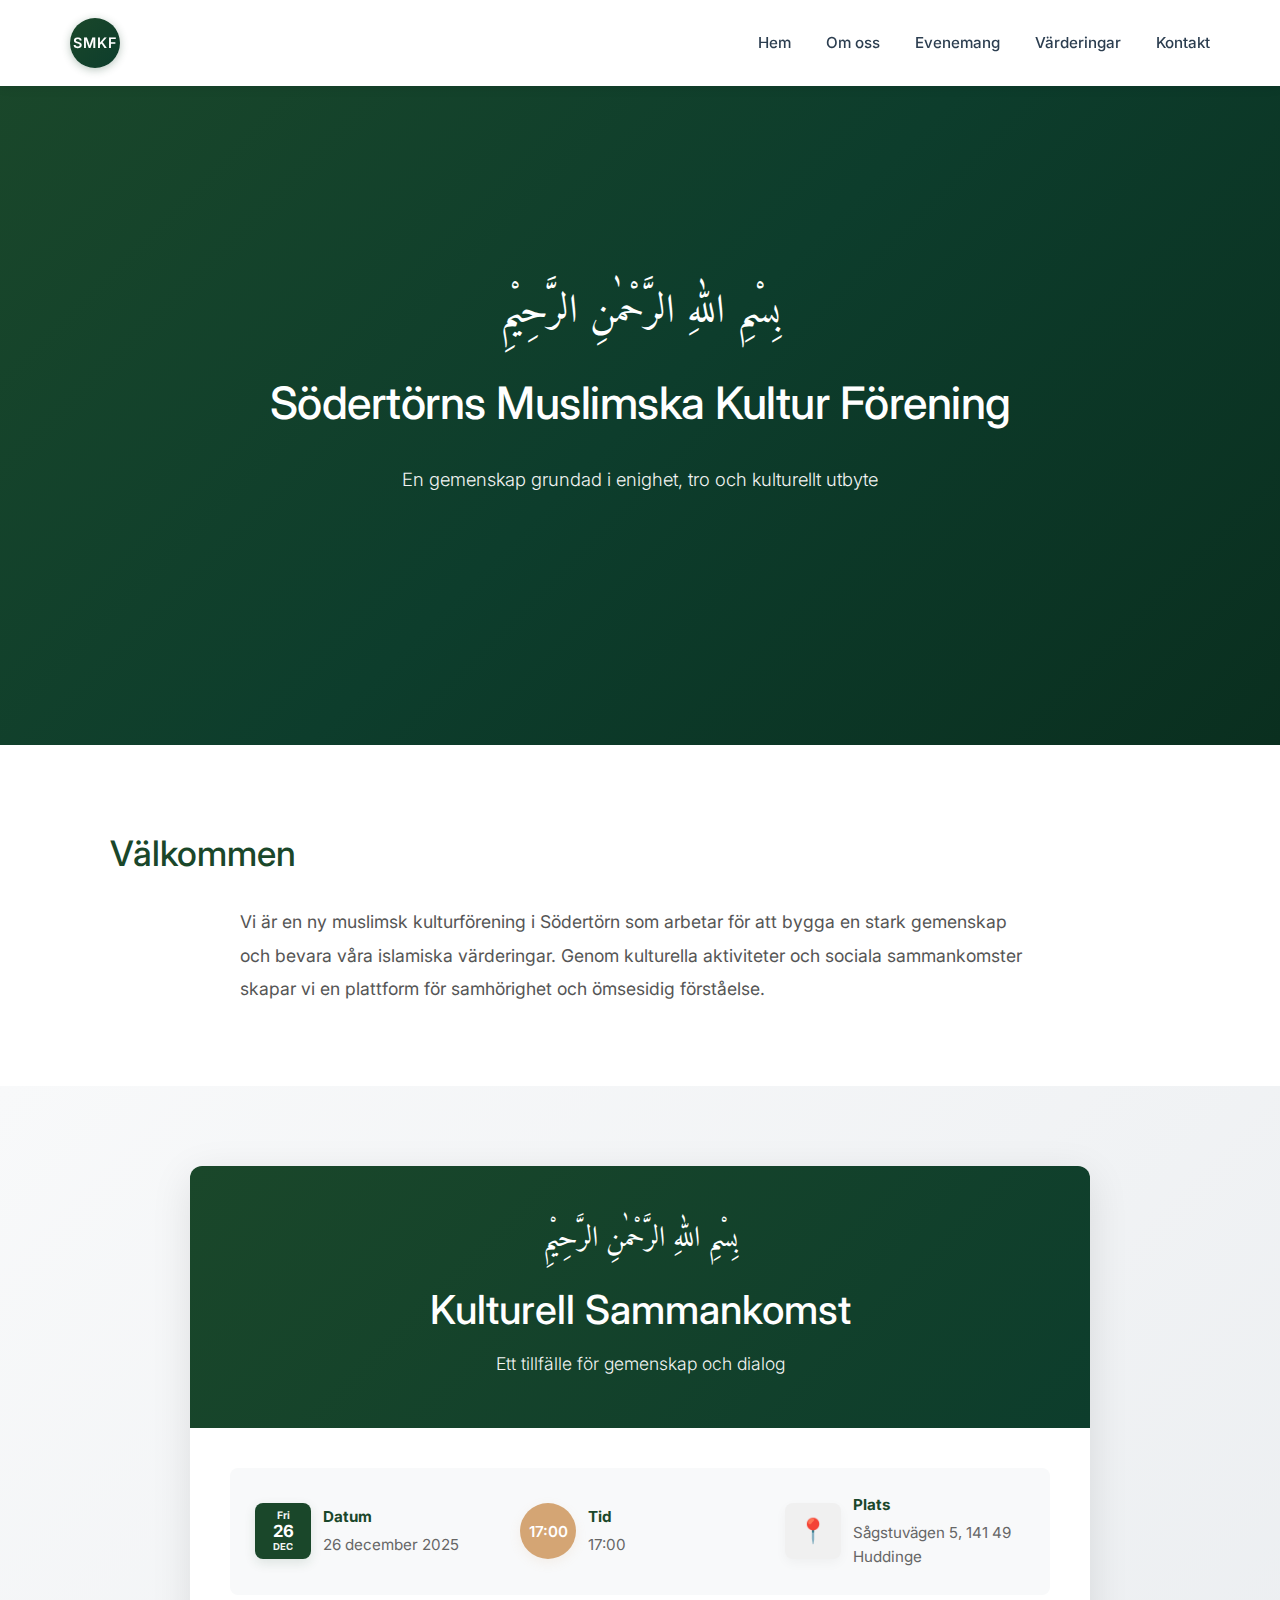
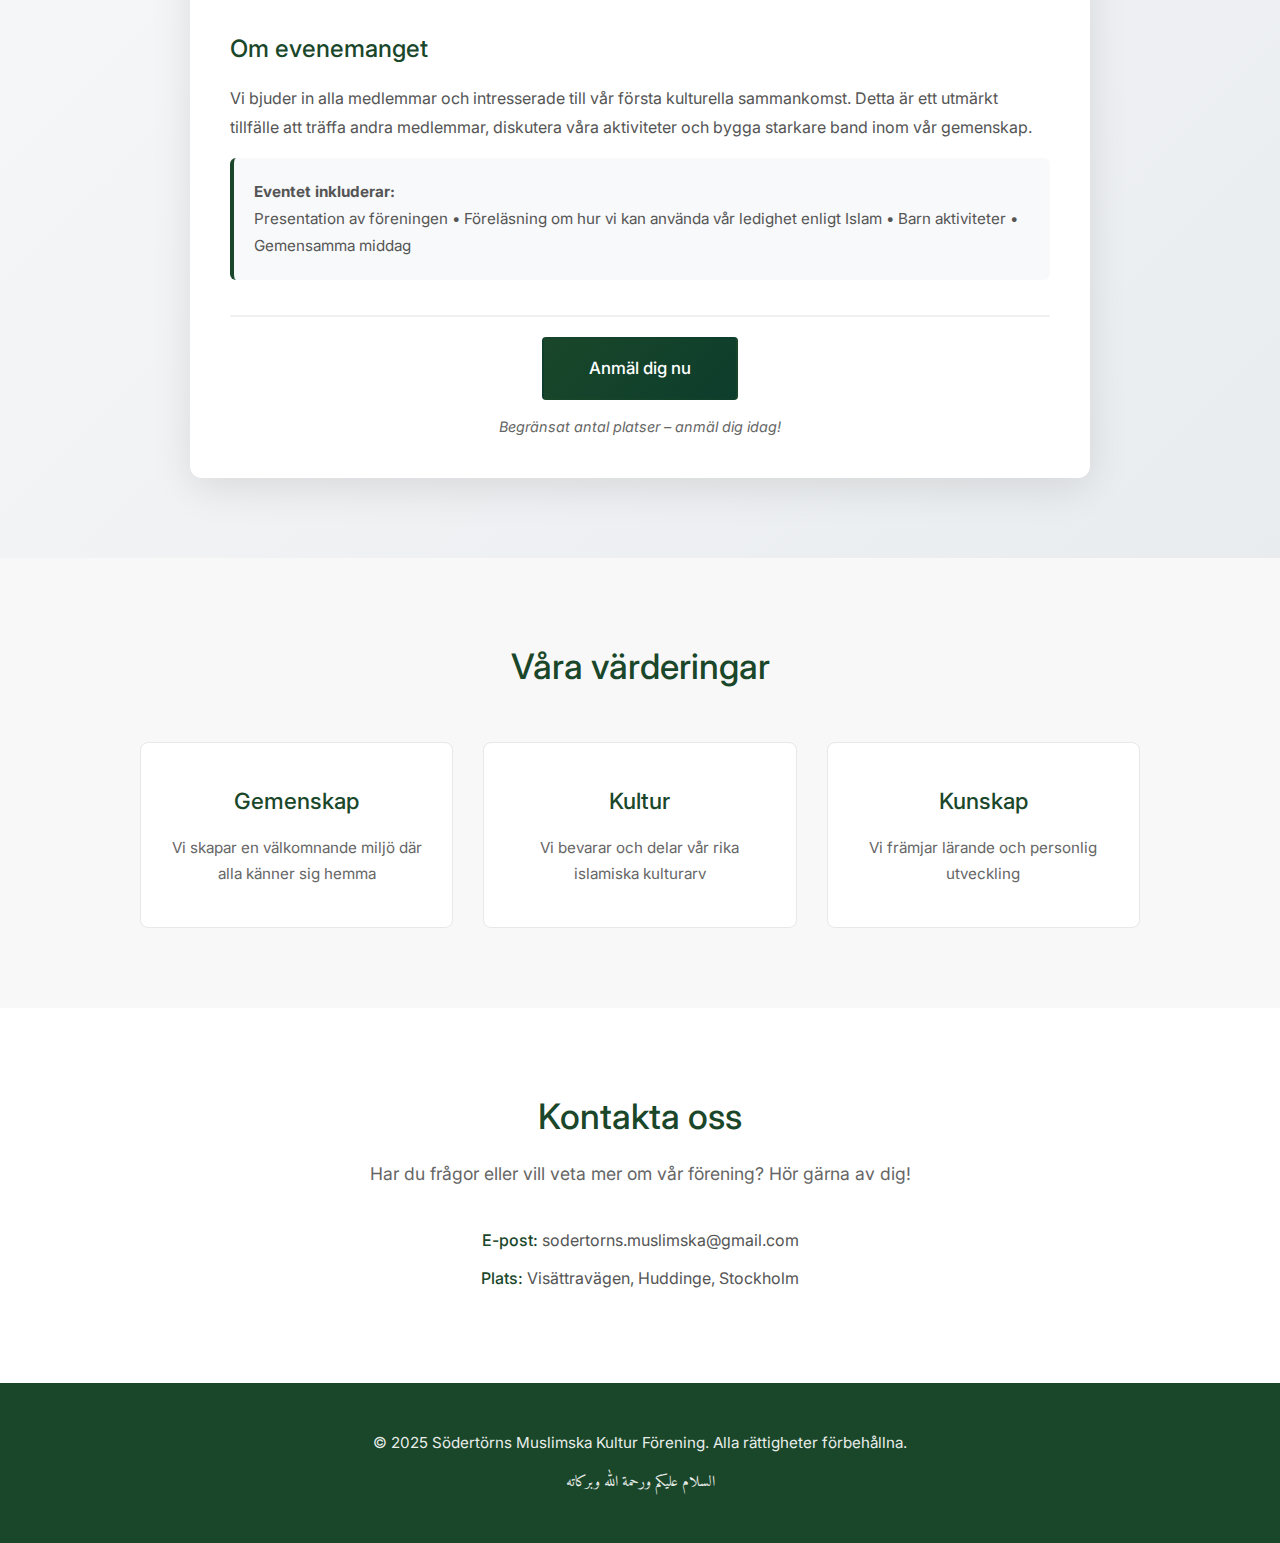
<file: index.html>
<!DOCTYPE html>
<html lang="sv">
<head>
    <meta charset="UTF-8" />
    <meta name="viewport" content="width=device-width, initial-scale=1.0" />
    <title>Södertörns Muslimska Kultur Förening</title>
    <link rel="stylesheet" href="style.css" />
    <link href="https://fonts.googleapis.com/css2?family=Amiri&family=Inter:wght@300;400;500;600&display=swap" rel="stylesheet">
</head>

<body>
    <!-- Navigation Bar -->
    <nav class="navbar">
        <div class="nav-container">
            <div class="logo">
                <div class="logo-circle">SMKF</div>
            </div>
            <ul class="nav-menu">
                <li><a href="#hem" class="nav-link">Hem</a></li>
                <li><a href="#om-oss" class="nav-link">Om oss</a></li>
                <li><a href="#evenemang" class="nav-link">Evenemang</a></li>
                <li><a href="#varderingar" class="nav-link">Värderingar</a></li>
                <li><a href="#kontakt" class="nav-link">Kontakt</a></li>
            </ul>
            <div class="hamburger">
                <span></span>
                <span></span>
                <span></span>
            </div>
        </div>
    </nav>

    <!-- Hero Section -->
    <header class="hero" id="hem">
        <div class="hero-content">
            <h1 class="arabic-title">بِسْمِ اللّٰهِ الرَّحْمٰنِ الرَّحِيْمِ</h1>
            <h2 class="main-title">Södertörns Muslimska Kultur Förening</h2>
            <p class="subtitle">En gemenskap grundad i enighet, tro och kulturellt utbyte</p>
            <!-- <a href="register.html" class="btn">Anmäl intresse</a> -->
        </div>
    </header>

    <!-- Om oss Section -->
    <section class="about" id="om-oss">
        <div class="container">
            <h3>Välkommen</h3>
            <p>
                Vi är en ny muslimsk kulturförening i Södertörn som arbetar för att 
                bygga en stark gemenskap och bevara våra islamiska värderingar. 
                Genom kulturella aktiviteter och sociala sammankomster skapar vi 
                en plattform för samhörighet och ömsesidig förståelse.
            </p>
        </div>
    </section>

    <!-- Event Section -->
    <section class="event-section" id="evenemang">
        <div class="container">
            <div class="event-invitation">
                <div class="event-header">
                    <h2 class="arabic-subtitle">بِسْمِ اللّٰهِ الرَّحْمٰنِ الرَّحِيْمِ</h2>
                    <h3 class="event-title">Kulturell Sammankomst</h3>
                    <p class="event-tagline">Ett tillfälle för gemenskap och dialog</p>
                </div>
                
                <div class="event-details">
                    <div class="event-info-box">
                        <div class="info-item">
                            <div class="info-icon date-icon">
                                <span class="weekday">Fri</span>
                                <span class="day">26</span>
                                <span class="month">Dec</span>
                            </div>
                            <div>
                                <strong>Datum</strong>
                                <p>26 december 2025</p>
                            </div>
                        </div>
                        <div class="info-item">
                            <div class="info-icon time-icon">
                                <span class="time">17:00</span>
                            </div>
                            <div>
                                <strong>Tid</strong>
                                <p>17:00</p>
                            </div>
                        </div>
                        <div class="info-item">
                            <div class="info-icon place-icon"><span class="place-emoji">📍</span></div>
                            <div>
                                <strong>Plats</strong>
                                <p>Sågstuvägen 5, 141 49 Huddinge</p>
                            </div>
                        </div>
                    </div>

                    <div class="event-description">
                        <h4>Om evenemanget</h4>
                        <p>
                            Vi bjuder in alla medlemmar och intresserade till vår första kulturella sammankomst. 
                            Detta är ett utmärkt tillfälle att träffa andra medlemmar, diskutera våra aktiviteter 
                            och bygga starkare band inom vår gemenskap.
                        </p>
                        <p class="event-highlight">
                            <b>Eventet inkluderar:</b> <br> Presentation av föreningen 
                            • Föreläsning om hur vi kan använda vår ledighet enligt Islam 
                            • Barn aktiviteter 
                            • Gemensamma middag
                        </p>
                    </div>

                    <div class="event-cta">
                        <a href="register.html" class="btn btn-primary">Anmäl dig nu</a>
                        <p class="cta-note">Begränsat antal platser – anmäl dig idag!</p>
                    </div>
                </div>
            </div>
        </div>
    </section>

    <!-- Våra värderingar -->
    <section class="values" id="varderingar">
        <div class="container">
            <h3>Våra värderingar</h3>
            <div class="values-grid">
                <div class="value-card">
                    <h4>Gemenskap</h4>
                    <p>Vi skapar en välkomnande miljö där alla känner sig hemma</p>
                </div>
                <div class="value-card">
                    <h4>Kultur</h4>
                    <p>Vi bevarar och delar vår rika islamiska kulturarv</p>
                </div>
                <div class="value-card">
                    <h4>Kunskap</h4>
                    <p>Vi främjar lärande och personlig utveckling</p>
                </div>
            </div>
        </div>
    </section>

    <!-- Kontakt Section -->
    <section class="contact" id="kontakt">
        <div class="container">
            <h3>Kontakta oss</h3>
            <p>Har du frågor eller vill veta mer om vår förening? Hör gärna av dig!</p>
            <div class="contact-info">
                <!-- <p><strong>Telefon:</strong> +46 700 000 000</p> -->
                <p><strong>E-post:</strong> sodertorns.muslimska@gmail.com</p>
                <p><strong>Plats:</strong> Visättravägen, Huddinge, Stockholm</p>
            </div>
        </div>
    </section>

    <!-- Footer -->
    <footer class="footer">
        <div class="container">
            <p>&copy; 2025 Södertörns Muslimska Kultur Förening. Alla rättigheter förbehållna.</p>
            <p class="footer-arabic">السلام عليكم ورحمة الله وبركاته</p>
        </div>
    </footer>

    <script src="script.js"></script>
</body>
</html>
</file>
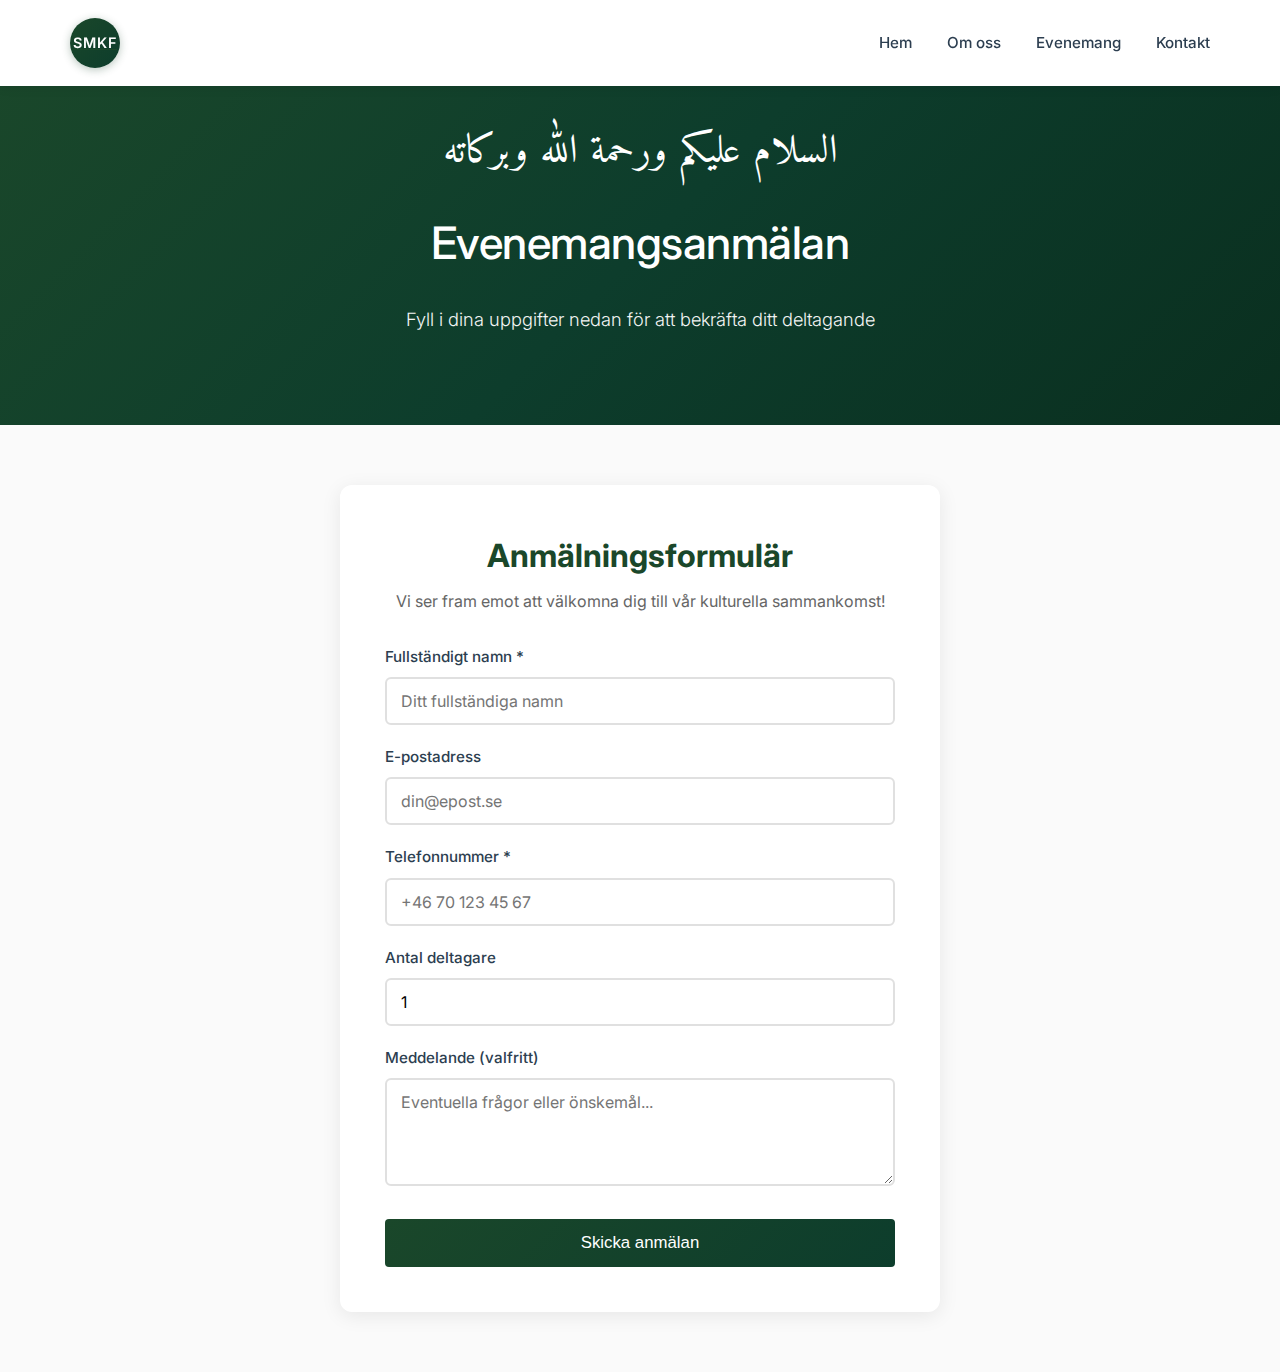
<file: register.html>
<!DOCTYPE html>
<html lang="sv">
<head>
    <meta charset="UTF-8">
    <meta name="viewport" content="width=device-width, initial-scale=1.0">
    <title>Anmälan - Södertörns Muslimska Kultur Förening</title>
    <link rel="stylesheet" href="style.css" />
    <link href="https://fonts.googleapis.com/css2?family=Amiri&family=Inter:wght@300;400;500;600&display=swap" rel="stylesheet">
</head>

<body>
    <!-- Navigation Bar -->
    <nav class="navbar">
        <div class="nav-container">
            <a href="index.html" class="logo">
                <div class="logo-circle">SMKF</div>
            </a>
            <ul class="nav-menu">
                <li><a href="index.html#hem" class="nav-link">Hem</a></li>
                <li><a href="index.html#om-oss" class="nav-link">Om oss</a></li>
                <li><a href="index.html#evenemang" class="nav-link">Evenemang</a></li>
                <li><a href="index.html#kontakt" class="nav-link">Kontakt</a></li>
            </ul>
            <div class="hamburger">
                <span></span>
                <span></span>
                <span></span>
            </div>
        </div>
    </nav>

    <header class="hero small">
        <div class="hero-content">
            <h1 class="arabic-title">السلام عليكم ورحمة الله وبركاته</h1>
            <h2 class="main-title">Evenemangsanmälan</h2>
            <p class="subtitle">Fyll i dina uppgifter nedan för att bekräfta ditt deltagande</p>
        </div>
    </header>

    <section class="form-section">
        <div class="form-container">
            <h3>Anmälningsformulär</h3>
            <p class="form-intro">Vi ser fram emot att välkomna dig till vår kulturella sammankomst!</p>
            
            <form id="eventForm">
                <label>Fullständigt namn *</label>
                <input type="text" name="name" placeholder="Ditt fullständiga namn" required />

                <label>E-postadress</label>
                <input type="email" name="email" placeholder="din@epost.se" />

                <label>Telefonnummer *</label>
                <input type="tel" name="phone" placeholder="+46 70 123 45 67" required />

                <label>Antal deltagare</label>
                <input type="number" name="attendees" placeholder="1" min="1" value="1" />

                <label>Meddelande (valfritt)</label>
                <textarea name="message" rows="4" placeholder="Eventuella frågor eller önskemål..."></textarea>

                <button type="submit" class="btn btn-primary">Skicka anmälan</button>
            </form>

            <div id="successMessage" class="success-message">
                <div class="success-icon">✓</div>
                <strong>Alhamdulillah! Din anmälan har mottagits</strong>
                <p>Tack för din anmälan! Vi ser fram emot att välkomna dig till vår kulturella sammankomst den 26 december 2025 kl. 16:00.</p>
                <p class="success-note">Vi kommer att kontakta dig med mer information närmare evenemanget.</p>
                <div class="success-greeting">السلام عليكم ورحمة الله وبركاته</div>
            </div>
        </div>
    </section>

    <script src="script.js"></script>
</body>
</html>
</file>
<file: style.css>
/* Reset & Base Styles */
* {
    margin: 0;
    padding: 0;
    box-sizing: border-box;
}

body {
    font-family: 'Inter', -apple-system, BlinkMacSystemFont, 'Segoe UI', sans-serif;
    background: #fafafa;
    color: #2c3e50;
    line-height: 1.6;
    padding-top: 70px;
}

html {
    scroll-behavior: smooth;
}

.container {
    max-width: 1100px;
    margin: 0 auto;
    padding: 0 20px;
}

/* Navigation Bar */
.navbar {
    position: fixed;
    top: 0;
    left: 0;
    right: 0;
    background: white;
    box-shadow: 0 2px 10px rgba(0, 0, 0, 0.08);
    z-index: 1000;
    padding: 0;
}

.nav-container {
    max-width: 1200px;
    margin: 0 auto;
    display: flex;
    justify-content: space-between;
    align-items: center;
    padding: 18px 30px;
}

.logo {
    font-size: 1.6rem;
    font-weight: 600;
    color: #1a472a;
    letter-spacing: 2px;
}

.logo-circle {
    width: 50px;
    height: 50px;
    background: linear-gradient(135deg, #1a472a 0%, #0d3d2c 100%);
    color: white;
    border-radius: 50%;
    display: flex;
    align-items: center;
    justify-content: center;
    font-size: 0.9rem;
    font-weight: 600;
    letter-spacing: 1px;
    box-shadow: 0 2px 8px rgba(26, 71, 42, 0.3);
    transition: transform 0.3s ease;
}

.logo-circle:hover {
    transform: scale(1.05);
}

.nav-menu {
    display: flex;
    list-style: none;
    gap: 35px;
    align-items: center;
}

.nav-link {
    color: #2c3e50;
    text-decoration: none;
    font-weight: 500;
    font-size: 0.95rem;
    transition: color 0.3s ease;
    position: relative;
}

.nav-link:hover {
    color: #1a472a;
}

.nav-link::after {
    content: '';
    position: absolute;
    bottom: -5px;
    left: 0;
    width: 0;
    height: 2px;
    background: #1a472a;
    transition: width 0.3s ease;
}

.nav-link:hover::after {
    width: 100%;
}

/* Hamburger Menu */
.hamburger {
    display: none;
    flex-direction: column;
    cursor: pointer;
    gap: 5px;
}

.hamburger span {
    width: 25px;
    height: 3px;
    background: #1a472a;
    border-radius: 3px;
    transition: all 0.3s ease;
}

.hamburger.active span:nth-child(1) {
    transform: rotate(45deg) translate(8px, 8px);
}

.hamburger.active span:nth-child(2) {
    opacity: 0;
}

.hamburger.active span:nth-child(3) {
    transform: rotate(-45deg) translate(7px, -7px);
}

/* Hero Section - Modern Swedish Design */
.hero {
    position: relative;
    min-height: 75vh;
    display: flex;
    align-items: center;
    justify-content: center;
    background: linear-gradient(135deg, #1a472a 0%, #0d3d2c 50%, #0a2f1f 100%);
    color: white;
    text-align: center;
    padding: 80px 20px;
}

.hero-content {
    max-width: 800px;
}

.arabic-title {
    font-family: 'Amiri', serif;
    font-size: 2.5rem;
    margin-bottom: 1.5rem;
    font-weight: 400;
    letter-spacing: 2px;
}

.main-title {
    font-size: 2.8rem;
    font-weight: 500;
    margin-bottom: 1rem;
    letter-spacing: -0.5px;
}

.subtitle {
    font-size: 1.15rem;
    margin: 1.5rem auto 2.5rem;
    max-width: 600px;
    opacity: 0.95;
    font-weight: 300;
    line-height: 1.7;
}

.btn {
    display: inline-block;
    padding: 14px 36px;
    background: #d4a574;
    color: white;
    border-radius: 4px;
    text-decoration: none;
    font-weight: 500;
    font-size: 1rem;
    transition: all 0.3s ease;
    border: 2px solid transparent;
}

.btn:hover {
    background: #c89961;
    transform: translateY(-2px);
    box-shadow: 0 4px 12px rgba(212, 165, 116, 0.3);
}

/* About Section */
.about {
    padding: 80px 20px;
    background: white;
}

.about h3 {
    font-size: 2.2rem;
    margin-bottom: 1.5rem;
    color: #1a472a;
    font-weight: 500;
}

.about p {
    font-size: 1.1rem;
    line-height: 1.9;
    color: #555;
    max-width: 800px;
    margin: 0 auto;
}

/* Event Section */
.event-section {
    padding: 80px 20px;
    background: linear-gradient(135deg, #f8f9fa 0%, #e9ecef 100%);
}

.event-invitation {
    max-width: 900px;
    margin: 0 auto;
    background: white;
    border-radius: 12px;
    overflow: hidden;
    box-shadow: 0 10px 40px rgba(0, 0, 0, 0.1);
}

.event-header {
    background: linear-gradient(135deg, #1a472a 0%, #0d3d2c 100%);
    color: white;
    padding: 50px 40px;
    text-align: center;
}

.arabic-subtitle {
    font-family: 'Amiri', serif;
    font-size: 1.8rem;
    margin-bottom: 1rem;
    font-weight: 400;
}

.event-title {
    font-size: 2.5rem;
    margin-bottom: 0.5rem;
    font-weight: 500;
}

.event-tagline {
    font-size: 1.1rem;
    opacity: 0.95;
    font-weight: 300;
}

.event-details {
    padding: 40px;
}

.event-info-box {
    display: grid;
    grid-template-columns: repeat(auto-fit, minmax(200px, 1fr));
    gap: 25px;
    margin-bottom: 35px;
    padding: 25px;
    background: #f8f9fa;
    border-radius: 8px;
}

.info-item {
    display: flex;
    align-items: center;
    gap: 12px;
}

/* Base icon container (shared size & centering) */
.info-icon {
    width: 56px;
    height: 56px;
    display: flex;
    align-items: center;
    justify-content: center;
    flex-shrink: 0;
    line-height: 1;
}

/* Date tile (day + month) */
.date-icon {

    width: 56px;
    height: 56px;
    background: #1a472a;
    color: white;
    border-radius: 8px;
    display: flex;
    flex-direction: column;
    align-items: center;
    justify-content: center;
    font-weight: 700;
    box-shadow: 0 4px 12px rgba(26, 71, 42, 0.12);
}
.date-icon .weekday {
    font-size: 0.65rem;
    opacity: 0.95;
    margin-bottom: 2px;
}
.date-icon .day {
    font-size: 1.05rem;
    line-height: 1;
}
.date-icon .month {
    font-size: 0.6rem;
    line-height: 1;
    opacity: 0.95;
    text-transform: uppercase;
    margin-top: 2px;
}

/* Time badge */
.time-icon {

    width: 56px;
    height: 56px;
    background: #d4a574;
    color: white;
    border-radius: 50%;
    display: flex;
    align-items: center;
    justify-content: center;
    font-weight: 600;
    font-size: 0.95rem;
    box-shadow: 0 4px 12px rgba(212, 165, 116, 0.12);
}
.time-icon .time { font-size: 0.95rem; }

/* Place icon should match base size and center content */
.place-icon {
    width: 56px;
    height: 56px;
    background: #f0f0f0;
    color: #1a472a;
    border-radius: 8px;
    display: flex;
    align-items: center;
    justify-content: center;
    font-size: 1.5rem;
    box-shadow: 0 4px 12px rgba(0,0,0,0.04);
}
.place-icon .place-emoji { line-height: 1; }

@media (max-width: 768px) {
    .date-icon, .time-icon, .place-icon { width: 48px; height: 48px; }
    .info-icon { width: 48px; height: 48px; }
}

.info-item strong {
    display: block;
    color: #1a472a;
    margin-bottom: 4px;
    font-size: 0.95rem;
}

.info-item p {
    color: #666;
    margin: 0;
    font-size: 0.95rem;
}

.event-description {
    margin-bottom: 35px;
}

.event-description h4 {
    color: #1a472a;
    font-size: 1.5rem;
    margin-bottom: 1rem;
    font-weight: 500;
}

.event-description p {
    color: #555;
    line-height: 1.8;
    margin-bottom: 1rem;
}

.event-highlight {
    background: #f8f9fa;
    padding: 20px;
    border-radius: 6px;
    border-left: 4px solid #1a472a;
    font-size: 0.95rem;
    color: #2c3e50;
}

.event-cta {
    text-align: center;
    padding-top: 20px;
    border-top: 2px solid #f0f0f0;
}

.btn-primary {
    padding: 16px 45px;
    font-size: 1.05rem;
    background: linear-gradient(135deg, #1a472a 0%, #0d3d2c 100%);
}

.btn-primary:hover {
    background: linear-gradient(135deg, #0d3d2c 0%, #1a472a 100%);
    transform: translateY(-2px);
    box-shadow: 0 6px 20px rgba(26, 71, 42, 0.3);
}

.cta-note {
    margin-top: 15px;
    color: #666;
    font-size: 0.9rem;
    font-style: italic;
}

/* Values Section */
.values {
    padding: 80px 20px;
    background: #f8f8f8;
}

.values h3 {
    font-size: 2.2rem;
    margin-bottom: 3rem;
    color: #1a472a;
    font-weight: 500;
    text-align: center;
}

.values-grid {
    display: grid;
    grid-template-columns: repeat(auto-fit, minmax(280px, 1fr));
    gap: 30px;
    max-width: 1000px;
    margin: 0 auto;
}

.value-card {
    background: white;
    padding: 40px 30px;
    border-radius: 8px;
    text-align: center;
    transition: all 0.3s ease;
    border: 1px solid #e8e8e8;
}

.value-card:hover {
    transform: translateY(-5px);
    box-shadow: 0 8px 20px rgba(0, 0, 0, 0.08);
}

.value-card h4 {
    font-size: 1.4rem;
    margin-bottom: 1rem;
    color: #1a472a;
    font-weight: 500;
}

.value-card p {
    color: #666;
    line-height: 1.7;
    font-size: 0.95rem;
}

/* Contact Section */
.contact {
    padding: 80px 20px;
    background: white;
    text-align: center;
}

.contact h3 {
    font-size: 2.2rem;
    margin-bottom: 1rem;
    color: #1a472a;
    font-weight: 500;
}

.contact > .container > p {
    font-size: 1.1rem;
    color: #666;
    margin-bottom: 2.5rem;
}

.contact-info {
    max-width: 600px;
    margin: 0 auto;
}

.contact-info p {
    font-size: 1rem;
    margin: 12px 0;
    color: #555;
}

.contact-info strong {
    color: #1a472a;
    font-weight: 500;
}

/* Footer */
.footer {
    background: #1a472a;
    color: white;
    padding: 40px 20px;
    text-align: center;
}

.footer p {
    margin: 8px 0;
    font-size: 0.95rem;
    opacity: 0.9;
}

.footer-arabic {
    font-family: 'Amiri', serif;
    font-size: 1.2rem;
    margin-top: 15px !important;
    letter-spacing: 1px;
}

/* Form Section (for register page) */
.form-section {
    padding: 60px 20px;
    background: #fafafa;
}

.form-container {
    max-width: 600px;
    margin: 0 auto;
    background: white;
    padding: 45px;
    border-radius: 12px;
    box-shadow: 0 4px 20px rgba(0, 0, 0, 0.08);
}

.form-container h3 {
    color: #1a472a;
    font-size: 2rem;
    margin-bottom: 0.5rem;
    text-align: center;
}

.form-intro {
    text-align: center;
    color: #666;
    margin-bottom: 30px;
    font-size: 1rem;
}

.hero.small {
    min-height: auto;
    padding: 50px 20px;
}

form label {
    display: block;
    margin-top: 20px;
    font-weight: 500;
    color: #2c3e50;
    margin-bottom: 8px;
    font-size: 0.95rem;
}

form input, form textarea {
    width: 100%;
    padding: 12px 14px;
    border: 2px solid #e0e0e0;
    border-radius: 6px;
    font-size: 1rem;
    font-family: 'Inter', sans-serif;
    transition: all 0.3s ease;
}

form input:focus, form textarea:focus {
    outline: none;
    border-color: #1a472a;
    box-shadow: 0 0 0 3px rgba(26, 71, 42, 0.1);
}

form textarea {
    resize: vertical;
    min-height: 100px;
}

form button[type="submit"] {
    width: 100%;
    margin-top: 25px;
    padding: 14px;
    cursor: pointer;
    border: none;
    font-size: 1.05rem;
}

.success-message {
    display: none;
    margin-top: 30px;
    padding: 30px;
    background: linear-gradient(135deg, #d4edda 0%, #c3e6cb 100%);
    color: #155724;
    border-radius: 12px;
    text-align: center;
    border: 2px solid #b1dfbb;
    box-shadow: 0 4px 15px rgba(21, 87, 36, 0.1);
}

.success-icon {
    width: 60px;
    height: 60px;
    background: #28a745;
    color: white;
    border-radius: 50%;
    display: flex;
    align-items: center;
    justify-content: center;
    font-size: 2.5rem;
    font-weight: bold;
    margin: 0 auto 20px;
    box-shadow: 0 4px 10px rgba(40, 167, 69, 0.3);
}

.success-message strong {
    display: block;
    font-size: 1.3rem;
    margin-bottom: 15px;
    color: #155724;
}

.success-message p {
    margin: 10px 0;
    font-size: 1rem;
    line-height: 1.6;
    color: #155724;
}

.success-note {
    font-style: italic;
    font-size: 0.95rem !important;
    opacity: 0.9;
    margin-top: 15px !important;
}

.success-greeting {
    font-family: 'Amiri', serif;
    font-size: 1.3rem;
    margin-top: 20px;
    padding-top: 20px;
    border-top: 2px solid #b1dfbb;
    color: #0d4d1f;
    font-weight: 500;
}

/* Responsive Design */
@media (max-width: 768px) {
    .nav-menu {
        position: fixed;
        left: -100%;
        top: 70px;
        flex-direction: column;
        background: white;
        width: 100%;
        text-align: center;
        transition: left 0.3s ease;
        box-shadow: 0 10px 27px rgba(0, 0, 0, 0.05);
        padding: 20px 0;
        gap: 0;
    }

    .nav-menu.active {
        left: 0;
    }

    .nav-menu li {
        padding: 15px 0;
        width: 100%;
    }

    .nav-link::after {
        display: none;
    }

    .hamburger {
        display: flex;
    }

    body {
        padding-top: 70px;
    }

    .arabic-title {
        font-size: 1.8rem;
    }
    
    .main-title {
        font-size: 2rem;
    }
    
    .subtitle {
        font-size: 1rem;
    }
    
    .about h3, .values h3, .contact h3 {
        font-size: 1.8rem;
    }
    
    .values-grid {
        grid-template-columns: 1fr;
    }
    
    section {
        padding: 50px 20px;
    }

    .nav-container {
        padding: 18px 20px;
    }

    .event-header {
        padding: 40px 25px;
    }

    .event-title {
        font-size: 2rem;
    }

    .event-details {
        padding: 25px;
    }

    .event-info-box {
        grid-template-columns: 1fr;
    }

    .form-container {
        padding: 30px 25px;
    }
}
</file>
